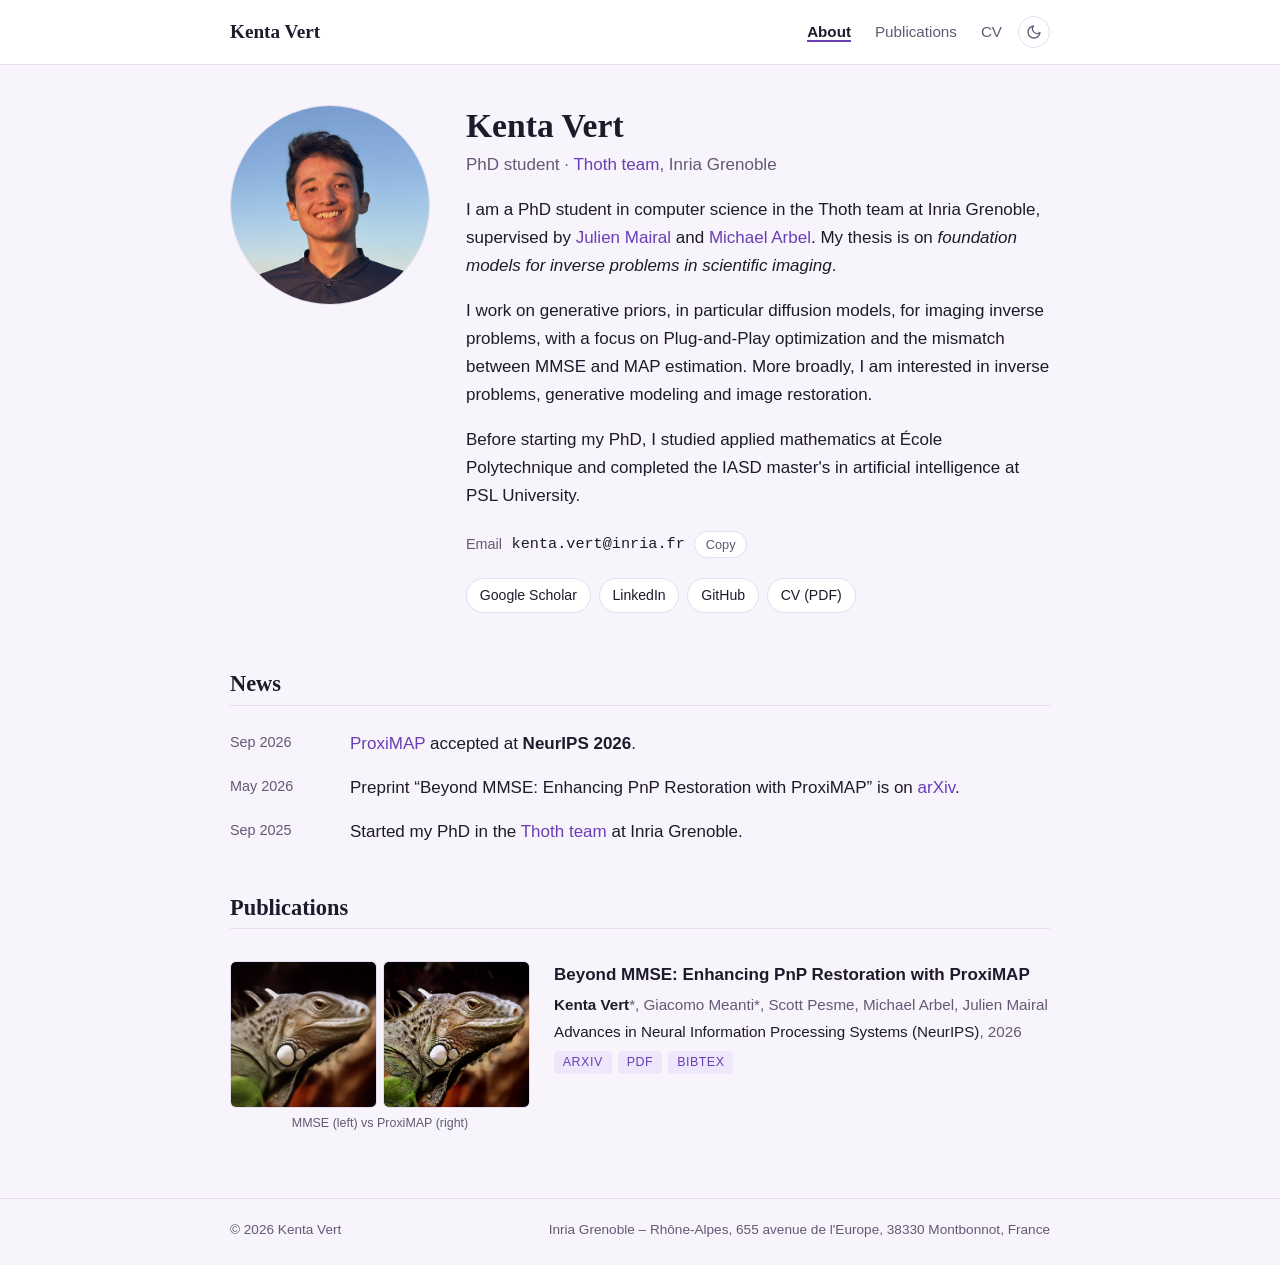
<file: index.html>
<!DOCTYPE html>
<html lang="en">
<head>
  <meta charset="utf-8">
  <meta name="viewport" content="width=device-width, initial-scale=1">
  <title>Kenta Vert</title>
  <meta name="description" content="Kenta Vert — PhD student in the Thoth team at Inria Grenoble, working on generative priors for imaging inverse problems.">
  <meta property="og:type" content="website">
  <meta property="og:title" content="Kenta Vert">
  <meta property="og:description" content="PhD student in the Thoth team at Inria Grenoble, working on generative priors for imaging inverse problems.">
  <meta property="og:url" content="https://kentavert.github.io/">
  <meta property="og:image" content="https://kentavert.github.io/assets/img/kenta-square.jpg">
  <meta name="twitter:card" content="summary">
  <link rel="icon" href="assets/img/favicon.svg" type="image/svg+xml">
  <link rel="stylesheet" href="assets/css/style.css">
  <script>
    // Apply a saved light/dark choice before the page draws (avoids a flash)
    try { var t = localStorage.getItem("theme"); if (t) document.documentElement.setAttribute("data-theme", t); } catch (e) {}
  </script>
</head>
<body>
  <header class="site-header">
    <div class="wrap">
      <a class="brand" href="index.html">Kenta Vert</a>
      <nav aria-label="Main">
        <ul>
          <li><a href="index.html" aria-current="page">About</a></li>
          <li><a href="publications.html">Publications</a></li>
          <li><a href="cv.html">CV</a></li>
        </ul>
      </nav>
      <button type="button" class="theme-toggle" id="theme-toggle" aria-label="Switch to dark mode">
        <svg class="icon-moon" viewBox="0 0 24 24" fill="none" stroke="currentColor" stroke-width="2" stroke-linecap="round" stroke-linejoin="round" aria-hidden="true"><path d="M21 12.8A9 9 0 1 1 11.2 3a7 7 0 0 0 9.8 9.8z"/></svg>
        <svg class="icon-sun" viewBox="0 0 24 24" fill="none" stroke="currentColor" stroke-width="2" stroke-linecap="round" aria-hidden="true"><circle cx="12" cy="12" r="4.5"/><path d="M12 2v2M12 20v2M4.9 4.9l1.4 1.4M17.7 17.7l1.4 1.4M2 12h2M20 12h2M4.9 19.1l1.4-1.4M17.7 6.3l1.4-1.4"/></svg>
      </button>
    </div>
  </header>

  <main class="wrap">
    <section class="intro">
      <!-- Photo: square, web-sized version of your portrait -->
      <img src="assets/img/kenta-square.jpg" alt="Portrait of Kenta Vert">
      <div>
        <h1>Kenta Vert</h1>
        <p class="role">
          PhD student · <a href="https://team.inria.fr/thoth/">Thoth team</a>,
          Inria Grenoble
        </p>
        <p>
          I am a PhD student in computer science in the Thoth team at Inria Grenoble, supervised by
          <a href="https://lear.inrialpes.fr/people/mairal/">Julien Mairal</a> and
          <a href="https://michaelarbel.github.io">Michael Arbel</a>. My thesis is on
          <em>foundation models for inverse problems in scientific imaging</em>.
        </p>
        <p>
          I work on generative priors, in particular diffusion models, for imaging inverse problems,
          with a focus on Plug-and-Play optimization and the mismatch between MMSE and MAP estimation.
          More broadly, I am interested in inverse problems, generative modeling and image restoration.
        </p>
        <p>
          Before starting my PhD, I studied applied mathematics at
          École Polytechnique and completed the
          IASD master's in artificial intelligence at PSL University.
        </p>
        <p class="email">
          <span class="email-label">Email</span>
          <span id="email-address">kenta.vert@inria.fr</span>
          <button type="button" class="copy-btn" id="copy-email">Copy</button>
        </p>
        <ul class="links">
          <li><a href="https://scholar.google.com/citations?user=P8s89rgAAAAJ">Google Scholar</a></li>
          <li><a href="https://www.linkedin.com/in/kenta-vert-112619259/">LinkedIn</a></li>
          <li><a href="https://github.com/kentavert">GitHub</a></li>
          <li><a href="assets/cv.pdf">CV (PDF)</a></li>
        </ul>
      </div>
    </section>

    <section>
      <h2>News</h2>
      <ul class="news">
        <li><time datetime="2026-09">Sep 2026</time><span><a href="https://arxiv.org/abs/2605.16396">ProxiMAP</a> accepted at <strong>NeurIPS 2026</strong>.</span></li>
        <li><time datetime="2026-05">May 2026</time><span>Preprint “Beyond MMSE: Enhancing PnP Restoration with ProxiMAP” is on <a href="https://arxiv.org/abs/2605.16396">arXiv</a>.</span></li>
        <li><time datetime="2025-09">Sep 2025</time><span>Started my PhD in the <a href="https://team.inria.fr/thoth/">Thoth team</a> at Inria Grenoble.</span></li>
      </ul>
    </section>

    <section>
      <h2>Publications</h2>
      <article class="pub has-thumb">
        <figure class="pub-fig">
          <div class="pub-pair">
            <img class="pub-thumb" src="assets/img/lizard_mmse_s255.png" alt="Lizard denoised with the MMSE estimate: blurry" loading="lazy">
            <img class="pub-thumb" src="assets/img/lizard_proximap_s255.png" alt="Same lizard denoised with ProxiMAP: sharper details" loading="lazy">
          </div>
          <figcaption>MMSE (left) vs ProxiMAP (right)</figcaption>
        </figure>
        <div>
          <p class="pub-title">Beyond MMSE: Enhancing PnP Restoration with ProxiMAP</p>
          <p class="pub-authors"><span class="me">Kenta Vert</span>*, Giacomo Meanti*, Scott Pesme, Michael Arbel, Julien Mairal</p>
          <p class="pub-venue"><em>Advances in Neural Information Processing Systems (NeurIPS)</em>, 2026</p>
          <div class="pub-links"><a href="https://arxiv.org/abs/2605.16396">arXiv</a><a href="https://arxiv.org/pdf/2605.16396">PDF</a><button type="button" class="bibtex-toggle" aria-expanded="false" aria-controls="bib-proximap">BibTeX</button></div>
          <!-- Add <a href="https://github.com/...">Code</a> to pub-links once the code is released -->
          <div class="bibtex" id="bib-proximap" hidden>
            <button type="button" class="copy-btn bibtex-copy">Copy</button>
<pre>@inproceedings{vert2026proximap,
  title     = {Beyond {MMSE}: Enhancing {PnP} Restoration with {ProxiMAP}},
  author    = {Vert, Kenta and Meanti, Giacomo and Pesme, Scott and Arbel, Michael and Mairal, Julien},
  booktitle = {Advances in Neural Information Processing Systems (NeurIPS)},
  year      = {2026},
  note      = {arXiv:2605.16396}
}</pre>
          </div>
        </div>
      </article>
    </section>
  </main>

  <footer class="site-footer">
    <div class="wrap">
      <span>© 2026 Kenta Vert</span>
      <span>Inria Grenoble – Rhône-Alpes, 655 avenue de l'Europe, 38330 Montbonnot, France</span>
    </div>
  </footer>

  <script src="assets/js/site.js"></script>
</body>
</html>
</file>
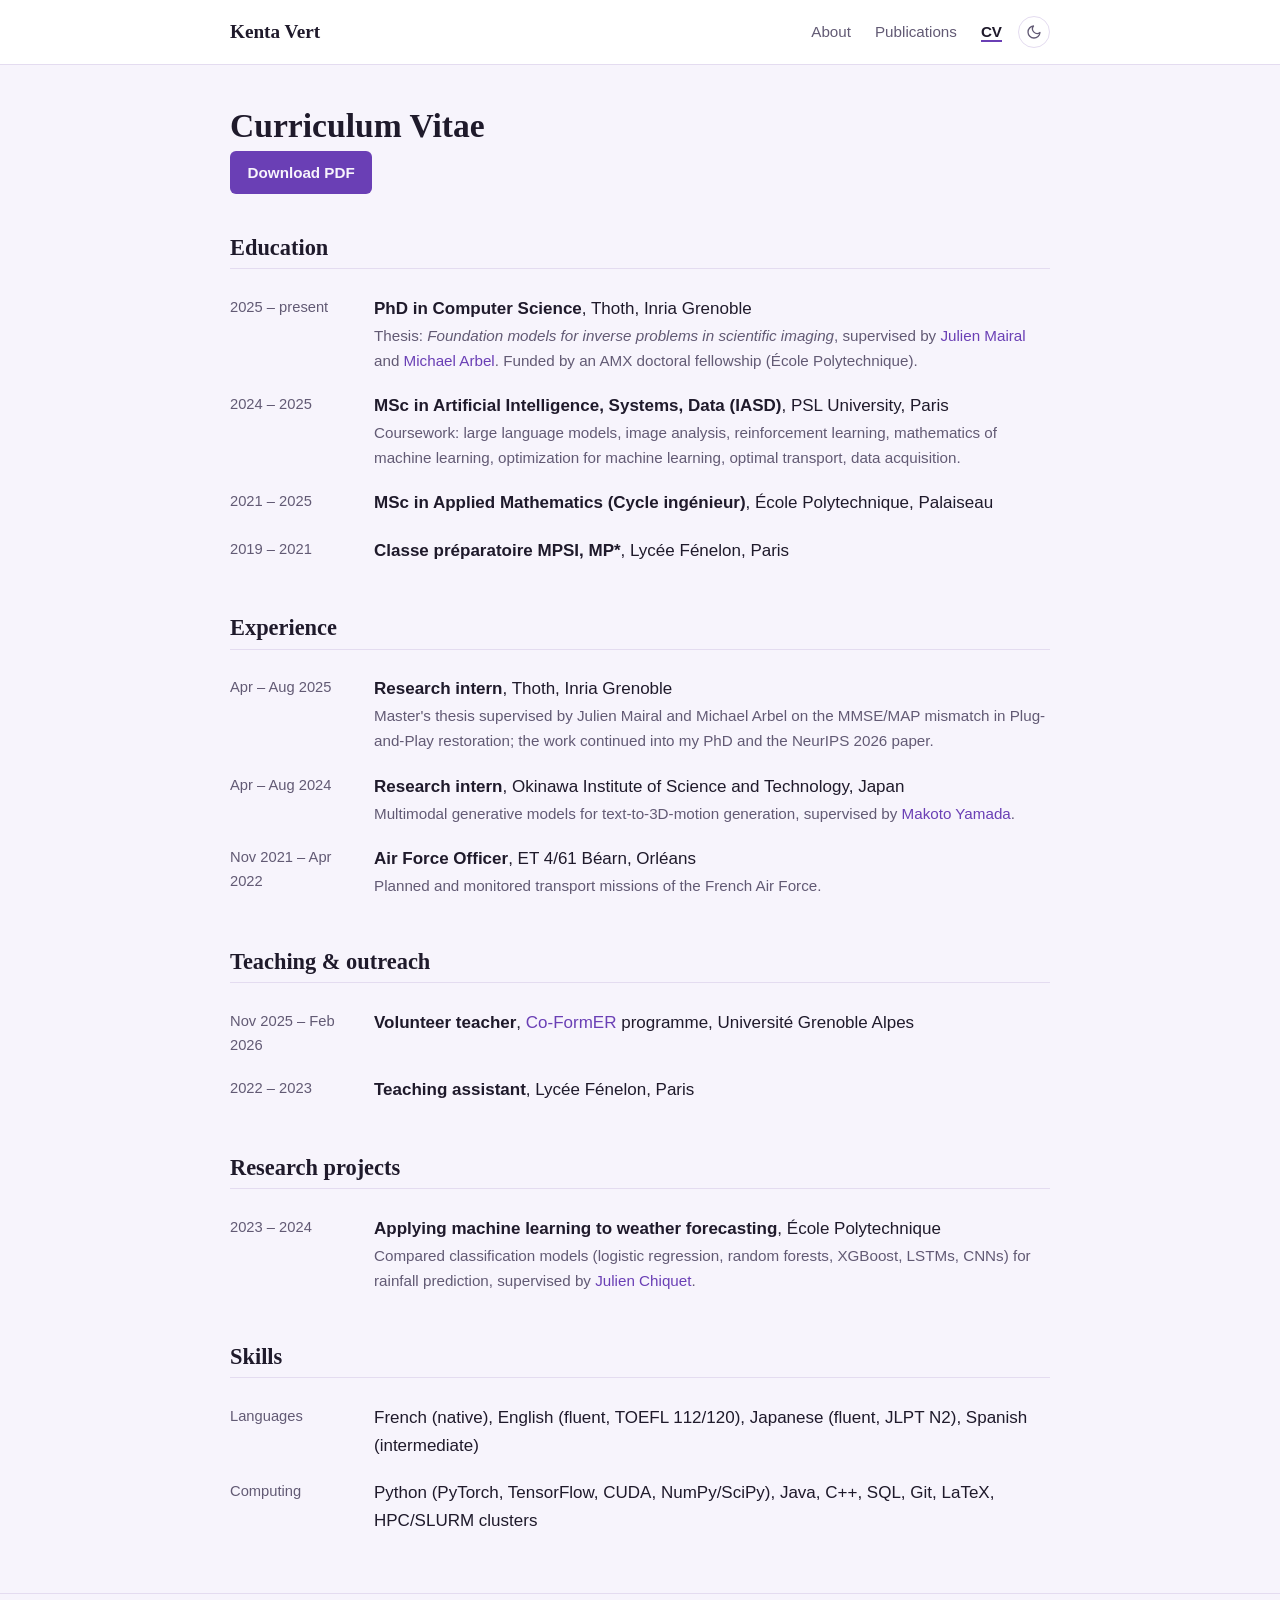
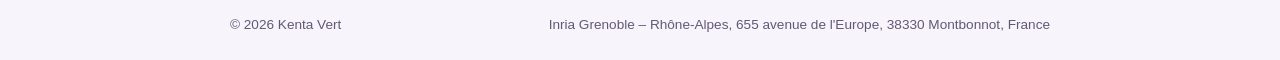
<file: cv.html>
<!DOCTYPE html>
<html lang="en">
<head>
  <meta charset="utf-8">
  <meta name="viewport" content="width=device-width, initial-scale=1">
  <title>CV · Kenta Vert</title>
  <meta name="description" content="Curriculum vitae of Kenta Vert.">
  <meta property="og:type" content="website">
  <meta property="og:title" content="CV · Kenta Vert">
  <meta property="og:description" content="PhD student in the Thoth team at Inria Grenoble, working on generative priors for imaging inverse problems.">
  <meta property="og:url" content="https://kentavert.github.io/cv.html">
  <meta property="og:image" content="https://kentavert.github.io/assets/img/kenta-square.jpg">
  <meta name="twitter:card" content="summary">
  <link rel="icon" href="assets/img/favicon.svg" type="image/svg+xml">
  <link rel="stylesheet" href="assets/css/style.css">
  <script>
    // Apply a saved light/dark choice before the page draws (avoids a flash)
    try { var t = localStorage.getItem("theme"); if (t) document.documentElement.setAttribute("data-theme", t); } catch (e) {}
  </script>
</head>
<body>
  <header class="site-header">
    <div class="wrap">
      <a class="brand" href="index.html">Kenta Vert</a>
      <nav aria-label="Main">
        <ul>
          <li><a href="index.html">About</a></li>
          <li><a href="publications.html">Publications</a></li>
          <li><a href="cv.html" aria-current="page">CV</a></li>
        </ul>
      </nav>
      <button type="button" class="theme-toggle" id="theme-toggle" aria-label="Switch to dark mode">
        <svg class="icon-moon" viewBox="0 0 24 24" fill="none" stroke="currentColor" stroke-width="2" stroke-linecap="round" stroke-linejoin="round" aria-hidden="true"><path d="M21 12.8A9 9 0 1 1 11.2 3a7 7 0 0 0 9.8 9.8z"/></svg>
        <svg class="icon-sun" viewBox="0 0 24 24" fill="none" stroke="currentColor" stroke-width="2" stroke-linecap="round" aria-hidden="true"><circle cx="12" cy="12" r="4.5"/><path d="M12 2v2M12 20v2M4.9 4.9l1.4 1.4M17.7 17.7l1.4 1.4M2 12h2M20 12h2M4.9 19.1l1.4-1.4M17.7 6.3l1.4-1.4"/></svg>
      </button>
    </div>
  </header>

  <main class="wrap">
    <h1>Curriculum Vitae</h1>
    <!-- assets/cv.pdf is a copy of Kenta_CV_short.pdf; replace it when the CV changes -->
    <p class="cv-actions"><a class="btn" href="assets/cv.pdf">Download PDF</a></p>

    <h2>Education</h2>
    <div class="cv-item">
      <span class="when">2025 – present</span>
      <div><p><strong>PhD in Computer Science</strong>, Thoth, Inria Grenoble</p>
        <p class="sub">Thesis: <em>Foundation models for inverse problems in scientific imaging</em>, supervised by
          <a href="https://lear.inrialpes.fr/people/mairal/">Julien Mairal</a> and
          <a href="https://michaelarbel.github.io">Michael Arbel</a>.
          Funded by an AMX doctoral fellowship (École Polytechnique).</p></div>
    </div>
    <div class="cv-item">
      <span class="when">2024 – 2025</span>
      <div><p><strong>MSc in Artificial Intelligence, Systems, Data (IASD)</strong>, PSL University, Paris</p>
        <p class="sub">Coursework: large language models, image analysis, reinforcement learning, mathematics of machine learning,
          optimization for machine learning, optimal transport, data acquisition.</p></div>
    </div>
    <div class="cv-item">
      <span class="when">2021 – 2025</span>
      <div><p><strong>MSc in Applied Mathematics (Cycle ingénieur)</strong>, École Polytechnique, Palaiseau</p></div>
    </div>
    <div class="cv-item">
      <span class="when">2019 – 2021</span>
      <div><p><strong>Classe préparatoire MPSI, MP*</strong>, Lycée Fénelon, Paris</p></div>
    </div>

    <h2>Experience</h2>
    <div class="cv-item">
      <span class="when">Apr – Aug 2025</span>
      <div><p><strong>Research intern</strong>, Thoth, Inria Grenoble</p>
        <p class="sub">Master's thesis supervised by Julien Mairal and Michael Arbel on the MMSE/MAP mismatch in
          Plug-and-Play restoration; the work continued into my PhD and the NeurIPS 2026 paper.</p></div>
    </div>
    <div class="cv-item">
      <span class="when">Apr – Aug 2024</span>
      <div><p><strong>Research intern</strong>, Okinawa Institute of Science and Technology, Japan</p>
        <p class="sub">Multimodal generative models for text-to-3D-motion generation, supervised by
          <a href="https://www.oist.jp/research/makoto-yamada">Makoto Yamada</a>.</p></div>
    </div>
    <div class="cv-item">
      <span class="when">Nov 2021 – Apr 2022</span>
      <div><p><strong>Air Force Officer</strong>, ET 4/61 Béarn, Orléans</p>
        <p class="sub">Planned and monitored transport missions of the French Air Force.</p></div>
    </div>

    <h2>Teaching &amp; outreach</h2>
    <div class="cv-item">
      <span class="when">Nov 2025 – Feb 2026</span>
      <div><p><strong>Volunteer teacher</strong>, <a href="https://coformer.univ-grenoble-alpes.fr/">Co-FormER</a> programme, Université Grenoble Alpes</p></div>
    </div>
    <div class="cv-item">
      <span class="when">2022 – 2023</span>
      <div><p><strong>Teaching assistant</strong>, Lycée Fénelon, Paris</p></div>
    </div>

    <h2>Research projects</h2>
    <div class="cv-item">
      <span class="when">2023 – 2024</span>
      <div><p><strong>Applying machine learning to weather forecasting</strong>, École Polytechnique</p>
        <p class="sub">Compared classification models (logistic regression, random forests, XGBoost, LSTMs, CNNs) for rainfall
          prediction, supervised by <a href="https://jchiquet.github.io">Julien Chiquet</a>.</p></div>
    </div>

    <h2>Skills</h2>
    <div class="cv-item">
      <span class="when">Languages</span>
      <div><p>French (native), English (fluent, TOEFL 112/120), Japanese (fluent, JLPT N2), Spanish (intermediate)</p></div>
    </div>
    <div class="cv-item">
      <span class="when">Computing</span>
      <div><p>Python (PyTorch, TensorFlow, CUDA, NumPy/SciPy), Java, C++, SQL, Git, LaTeX, HPC/SLURM clusters</p></div>
    </div>
  </main>

  <footer class="site-footer">
    <div class="wrap">
      <span>© 2026 Kenta Vert</span>
      <span>Inria Grenoble – Rhône-Alpes, 655 avenue de l'Europe, 38330 Montbonnot, France</span>
    </div>
  </footer>
  <script src="assets/js/site.js"></script>
</body>
</html>
</file>
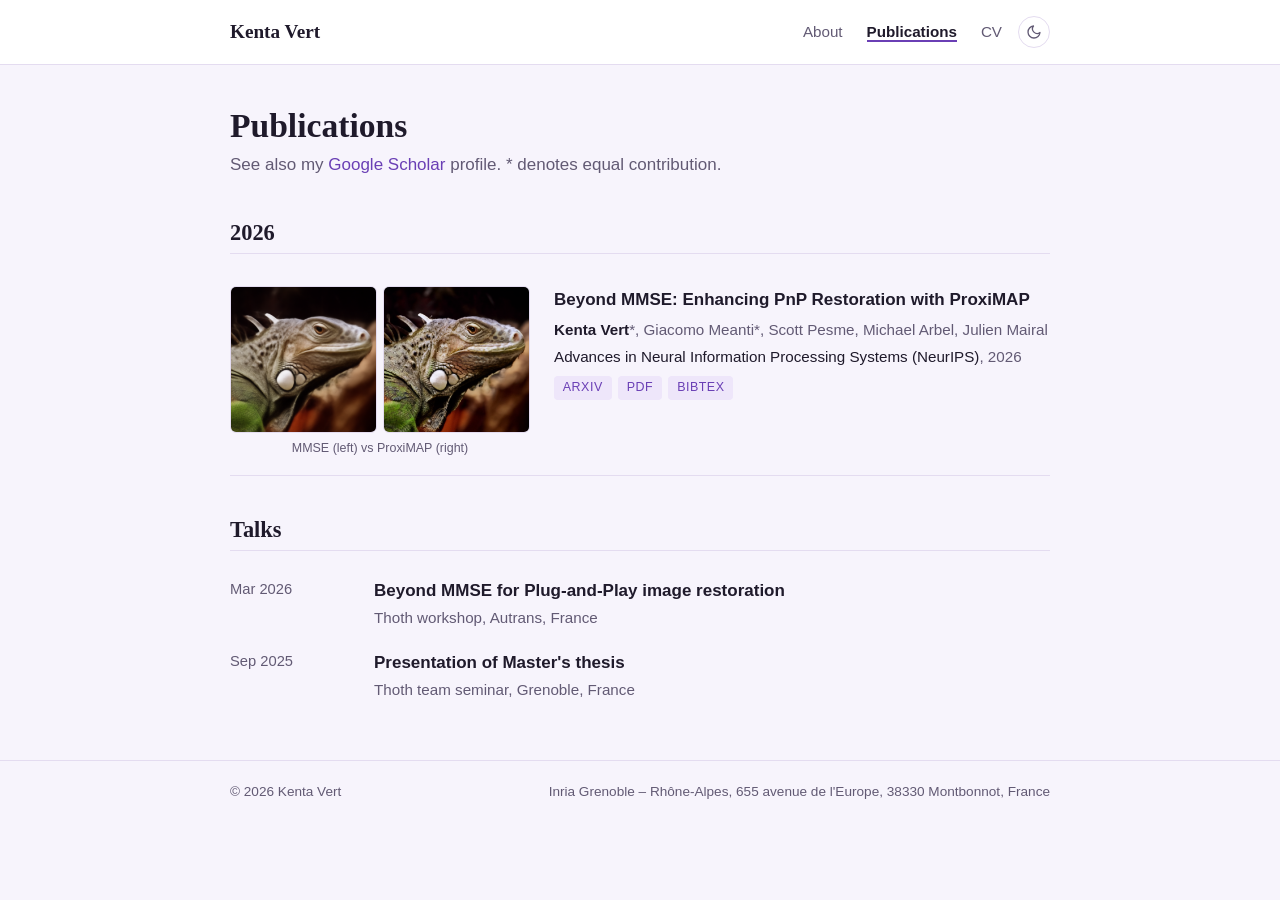
<file: publications.html>
<!DOCTYPE html>
<html lang="en">
<head>
  <meta charset="utf-8">
  <meta name="viewport" content="width=device-width, initial-scale=1">
  <title>Publications · Kenta Vert</title>
  <meta name="description" content="Publications by Kenta Vert.">
  <meta property="og:type" content="website">
  <meta property="og:title" content="Publications · Kenta Vert">
  <meta property="og:description" content="PhD student in the Thoth team at Inria Grenoble, working on generative priors for imaging inverse problems.">
  <meta property="og:url" content="https://kentavert.github.io/publications.html">
  <meta property="og:image" content="https://kentavert.github.io/assets/img/kenta-square.jpg">
  <meta name="twitter:card" content="summary">
  <link rel="icon" href="assets/img/favicon.svg" type="image/svg+xml">
  <link rel="stylesheet" href="assets/css/style.css">
  <script>
    // Apply a saved light/dark choice before the page draws (avoids a flash)
    try { var t = localStorage.getItem("theme"); if (t) document.documentElement.setAttribute("data-theme", t); } catch (e) {}
  </script>
</head>
<body>
  <header class="site-header">
    <div class="wrap">
      <a class="brand" href="index.html">Kenta Vert</a>
      <nav aria-label="Main">
        <ul>
          <li><a href="index.html">About</a></li>
          <li><a href="publications.html" aria-current="page">Publications</a></li>
          <li><a href="cv.html">CV</a></li>
        </ul>
      </nav>
      <button type="button" class="theme-toggle" id="theme-toggle" aria-label="Switch to dark mode">
        <svg class="icon-moon" viewBox="0 0 24 24" fill="none" stroke="currentColor" stroke-width="2" stroke-linecap="round" stroke-linejoin="round" aria-hidden="true"><path d="M21 12.8A9 9 0 1 1 11.2 3a7 7 0 0 0 9.8 9.8z"/></svg>
        <svg class="icon-sun" viewBox="0 0 24 24" fill="none" stroke="currentColor" stroke-width="2" stroke-linecap="round" aria-hidden="true"><circle cx="12" cy="12" r="4.5"/><path d="M12 2v2M12 20v2M4.9 4.9l1.4 1.4M17.7 17.7l1.4 1.4M2 12h2M20 12h2M4.9 19.1l1.4-1.4M17.7 6.3l1.4-1.4"/></svg>
      </button>
    </div>
  </header>

  <main class="wrap">
    <h1>Publications</h1>
    <p class="role">See also my <a href="https://scholar.google.com/citations?user=P8s89rgAAAAJ">Google Scholar</a> profile.
      * denotes equal contribution.</p>

    <!-- To add a paper, copy one article block below and edit it. -->

    <h2>2026</h2>
    <article class="pub has-thumb">
        <figure class="pub-fig">
          <div class="pub-pair">
            <img class="pub-thumb" src="assets/img/lizard_mmse_s255.png" alt="Lizard denoised with the MMSE estimate: blurry" loading="lazy">
            <img class="pub-thumb" src="assets/img/lizard_proximap_s255.png" alt="Same lizard denoised with ProxiMAP: sharper details" loading="lazy">
          </div>
          <figcaption>MMSE (left) vs ProxiMAP (right)</figcaption>
        </figure>
        <div>
          <p class="pub-title">Beyond MMSE: Enhancing PnP Restoration with ProxiMAP</p>
          <p class="pub-authors"><span class="me">Kenta Vert</span>*, Giacomo Meanti*, Scott Pesme, Michael Arbel, Julien Mairal</p>
          <p class="pub-venue"><em>Advances in Neural Information Processing Systems (NeurIPS)</em>, 2026</p>
          <div class="pub-links"><a href="https://arxiv.org/abs/2605.16396">arXiv</a><a href="https://arxiv.org/pdf/2605.16396">PDF</a><button type="button" class="bibtex-toggle" aria-expanded="false" aria-controls="bib-proximap">BibTeX</button></div>
          <!-- Add <a href="https://github.com/...">Code</a> to pub-links once the code is released -->
          <div class="bibtex" id="bib-proximap" hidden>
            <button type="button" class="copy-btn bibtex-copy">Copy</button>
<pre>@inproceedings{vert2026proximap,
  title     = {Beyond {MMSE}: Enhancing {PnP} Restoration with {ProxiMAP}},
  author    = {Vert, Kenta and Meanti, Giacomo and Pesme, Scott and Arbel, Michael and Mairal, Julien},
  booktitle = {Advances in Neural Information Processing Systems (NeurIPS)},
  year      = {2026},
  note      = {arXiv:2605.16396}
}</pre>
          </div>
        </div>
      </article>

    <h2>Talks</h2>
    <div class="cv-item">
      <span class="when">Mar 2026</span>
      <div><p><strong>Beyond MMSE for Plug-and-Play image restoration</strong></p>
        <p class="sub">Thoth workshop, Autrans, France</p></div>
    </div>
    <div class="cv-item">
      <span class="when">Sep 2025</span>
      <div><p><strong>Presentation of Master's thesis</strong></p>
        <p class="sub">Thoth team seminar, Grenoble, France</p></div>
    </div>
  </main>

  <footer class="site-footer">
    <div class="wrap">
      <span>© 2026 Kenta Vert</span>
      <span>Inria Grenoble – Rhône-Alpes, 655 avenue de l'Europe, 38330 Montbonnot, France</span>
    </div>
  </footer>
  <script src="assets/js/site.js"></script>
</body>
</html>
</file>
<file: assets/css/style.css>
/* ---------- Theme ---------- */
/* Light purple palette. Previous warm light: bg #fbfaf7, surface #ffffff, text #1d1f23,
   muted #5f6570, border #e6e3dc, accent #b5452b, accent-soft #f6e7e2 */
:root {
  --bg: #f7f4fc;
  --surface: #ffffff;
  --text: #1f1a2b;
  --muted: #625a74;
  --border: #e4dcf0;
  --accent: #6a3fb5;          /* change this to re-color the site */
  --accent-soft: #eee6fa;
  --maxw: 860px;
  --serif: "Iowan Old Style", "Palatino Linotype", Palatino, Georgia, serif;
  --sans: -apple-system, BlinkMacSystemFont, "Segoe UI", Roboto, "Helvetica Neue", Arial, sans-serif;
}
/* Dark theme: follows the OS unless the visitor picked a theme with the toggle.
   Dark purple palette. Previous neutral dark: bg #15171a, surface #1c1f23, text #e8e6e1,
   muted #a0a5ad, border #2c3036, accent #e9805f, accent-soft #33241f */
@media (prefers-color-scheme: dark) {
  :root:not([data-theme="light"]) {
    --bg: #1a1424;
    --surface: #231a31;
    --text: #ece7f3;
    --muted: #aaa0bd;
    --border: #3a2e4d;
    --accent: #c9a7ff;
    --accent-soft: #352a4c;
    color-scheme: dark;
  }
}
:root[data-theme="dark"] {
  --bg: #1a1424;
  --surface: #231a31;
  --text: #ece7f3;
  --muted: #aaa0bd;
  --border: #3a2e4d;
  --accent: #c9a7ff;
  --accent-soft: #352a4c;
  color-scheme: dark;
}

/* ---------- Base ---------- */
* { box-sizing: border-box; }
html { -webkit-text-size-adjust: 100%; }
body {
  margin: 0;
  background: var(--bg);
  color: var(--text);
  font: 17px/1.65 var(--sans);
}
a { color: var(--accent); text-decoration: none; }
a:hover { text-decoration: underline; text-underline-offset: 3px; }
h1, h2, h3 { font-family: var(--serif); font-weight: 600; line-height: 1.25; }
h1 { font-size: 2.1rem; margin: 0 0 .25rem; }
h2 { font-size: 1.4rem; margin: 2.5rem 0 1rem; padding-bottom: .4rem; border-bottom: 1px solid var(--border); }
h3 { font-size: 1.1rem; margin: 1.5rem 0 .5rem; }
.wrap { max-width: var(--maxw); margin: 0 auto; padding: 0 1.25rem; }

/* ---------- Header / nav ---------- */
.site-header { border-bottom: 1px solid var(--border); background: var(--surface); }
.site-header .wrap { display: flex; align-items: center; justify-content: space-between; gap: 1rem; flex-wrap: wrap; padding-top: 1rem; padding-bottom: 1rem; }
.brand { font-family: var(--serif); font-size: 1.2rem; font-weight: 600; color: var(--text); }
.brand:hover { text-decoration: none; color: var(--accent); }
nav { margin-left: auto; }
.theme-toggle {
  display: inline-flex; align-items: center; justify-content: center; width: 2rem; height: 2rem; padding: 0;
  border: 1px solid var(--border); border-radius: 50%; background: transparent; color: var(--muted); cursor: pointer;
}
.theme-toggle:hover { color: var(--accent); border-color: var(--accent); }
.theme-toggle svg { width: 1rem; height: 1rem; }
.theme-toggle .icon-sun { display: none; }
.theme-toggle.is-dark .icon-sun { display: block; }
.theme-toggle.is-dark .icon-moon { display: none; }
nav ul { list-style: none; display: flex; gap: 1.5rem; margin: 0; padding: 0; }
nav a { color: var(--muted); font-size: .95rem; }
nav a:hover { color: var(--text); text-decoration: none; }
nav a[aria-current="page"] { color: var(--text); font-weight: 600; box-shadow: 0 2px 0 var(--accent); }

main.wrap { padding-top: 2.5rem; padding-bottom: 3rem; }

/* ---------- Home: intro ---------- */
.intro { display: grid; grid-template-columns: 200px 1fr; gap: 2.25rem; align-items: start; }
.intro img { width: 200px; height: 200px; object-fit: cover; border-radius: 50%; border: 1px solid var(--border); }
.role { color: var(--muted); margin: 0 0 1rem; }
.links { display: flex; flex-wrap: wrap; gap: .5rem; margin-top: 1.25rem; padding: 0; list-style: none; }
.links a {
  display: inline-block; padding: .3rem .8rem; border: 1px solid var(--border); border-radius: 999px;
  font-size: .88rem; color: var(--text); background: var(--surface);
}
.links a:hover { border-color: var(--accent); color: var(--accent); text-decoration: none; }

/* ---------- Email ---------- */
.email { display: flex; align-items: center; flex-wrap: wrap; gap: .6rem; margin: 1.25rem 0 0; }
.email-label { color: var(--muted); font-size: .9rem; }
#email-address { font-family: ui-monospace, SFMono-Regular, Menlo, Consolas, monospace; font-size: .95rem; user-select: all; }
.copy-btn {
  font: inherit; font-size: .8rem; padding: .15rem .65rem; cursor: pointer;
  border: 1px solid var(--border); border-radius: 999px; background: var(--surface); color: var(--muted);
}
.copy-btn:hover { border-color: var(--accent); color: var(--accent); }

/* ---------- News ---------- */
.news { list-style: none; padding: 0; margin: 0; }
.news li { display: grid; grid-template-columns: 6.5rem 1fr; gap: 1rem; padding: .5rem 0; }
.news time { color: var(--muted); font-size: .9rem; font-variant-numeric: tabular-nums; padding-top: .1rem; }

/* ---------- Publications ---------- */
.pub { padding: 1rem 0; border-bottom: 1px solid var(--border); }
.pub:last-child { border-bottom: 0; }
.pub-title { font-weight: 600; margin: 0; }
.pub-authors, .pub-venue { margin: .15rem 0 0; color: var(--muted); font-size: .95rem; }
.pub-authors .me { color: var(--text); font-weight: 600; }
.pub-venue em { color: var(--text); font-style: normal; }
.pub-links { margin-top: .4rem; display: flex; gap: .4rem; flex-wrap: wrap; }
.pub-links a {
  font-size: .78rem; text-transform: uppercase; letter-spacing: .04em;
  padding: .1rem .55rem; border-radius: 4px; background: var(--accent-soft);
}
.pub-links a:hover { text-decoration: none; filter: brightness(.96); }
.pub.has-thumb { display: grid; grid-template-columns: 300px minmax(0, 1fr); gap: 1.5rem; align-items: start; }
.pub-fig { margin: 0; }
.pub-fig figcaption { margin-top: .3rem; font-size: .78rem; color: var(--muted); text-align: center; }
.pub-pair { display: grid; grid-template-columns: 1fr 1fr; gap: 6px; }
.pub-thumb { width: 100%; height: auto; border-radius: 6px; border: 1px solid var(--border); display: block; }
.pub-links button {
  font: inherit; font-size: .78rem; text-transform: uppercase; letter-spacing: .04em; cursor: pointer;
  padding: .1rem .55rem; border-radius: 4px; border: 0; background: var(--accent-soft); color: var(--accent);
}
.pub-links button:hover { filter: brightness(.96); }
.pub-links button[aria-expanded="true"] { background: var(--accent); color: var(--bg); }
.bibtex { position: relative; margin-top: .6rem; }
.bibtex pre {
  margin: 0; padding: .8rem 1rem; overflow-x: auto; font-size: .78rem; line-height: 1.5;
  background: var(--surface); border: 1px solid var(--border); border-radius: 6px;
}
.bibtex .copy-btn { position: absolute; top: .45rem; right: .45rem; }
.tag { display: inline-block; font-size: .72rem; font-weight: 600; text-transform: uppercase; letter-spacing: .05em; color: var(--accent); margin-left: .4rem; }

/* ---------- CV ---------- */
.cv-actions { margin: 0 0 1rem; }
.btn {
  display: inline-block; padding: .55rem 1.1rem; border-radius: 6px; background: var(--accent);
  color: var(--bg); font-weight: 600; font-size: .95rem;
}
.btn:hover { text-decoration: none; filter: brightness(1.08); }
.cv-item { display: grid; grid-template-columns: 8rem 1fr; gap: 1rem; padding: .6rem 0; }
.cv-item .when { color: var(--muted); font-size: .92rem; font-variant-numeric: tabular-nums; }
.cv-item p { margin: 0; }
.cv-item .sub { color: var(--muted); font-size: .95rem; }

/* ---------- Footer ---------- */
.site-footer { border-top: 1px solid var(--border); color: var(--muted); font-size: .85rem; }
.site-footer .wrap { padding-top: 1.25rem; padding-bottom: 1.5rem; display: flex; justify-content: space-between; flex-wrap: wrap; gap: .5rem; }

/* ---------- Mobile ---------- */
@media (max-width: 640px) {
  body { font-size: 16px; }
  h1 { font-size: 1.7rem; }
  .intro { grid-template-columns: 1fr; gap: 1.25rem; }
  .intro img { width: 140px; height: 140px; }
  nav ul { gap: 1.1rem; }
  .news li, .cv-item { grid-template-columns: 1fr; gap: .1rem; }
  .pub.has-thumb { grid-template-columns: minmax(0, 1fr); gap: .8rem; }
  .pub-fig { max-width: 420px; }
}
</file>
